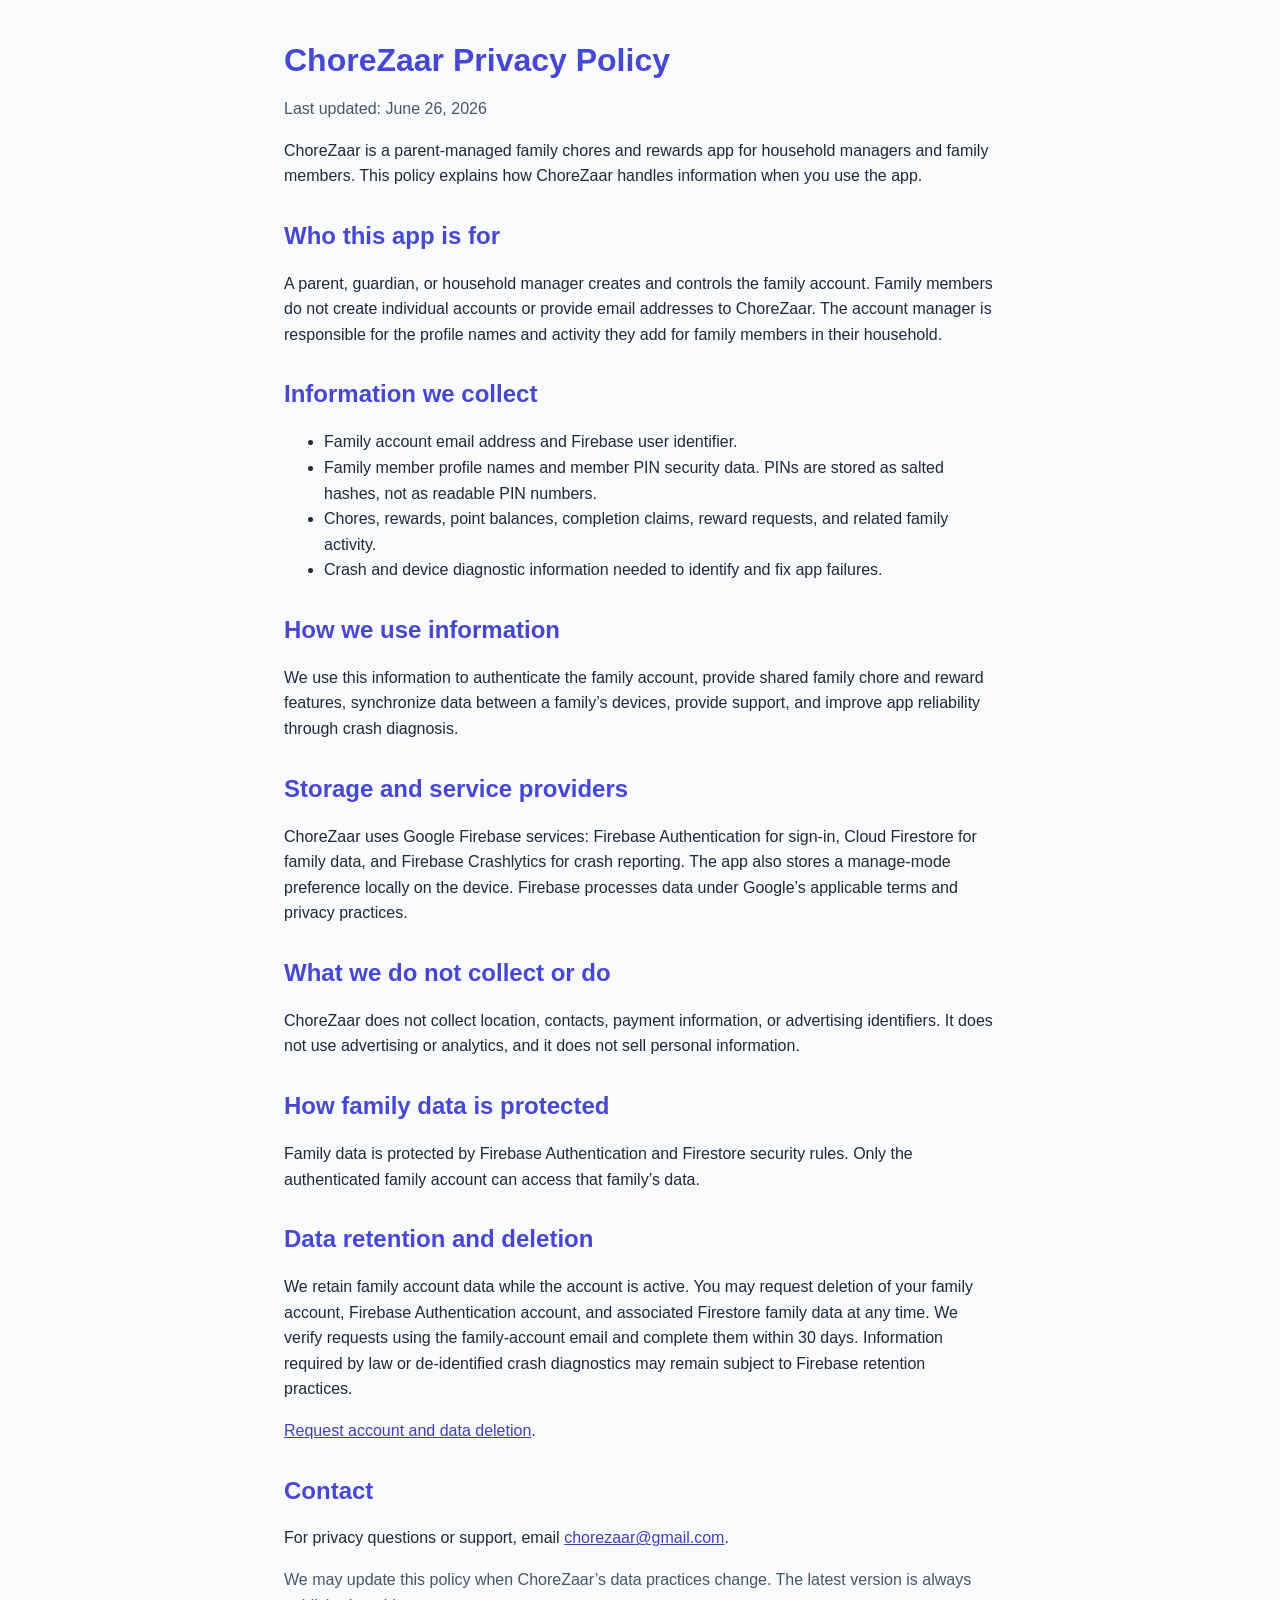
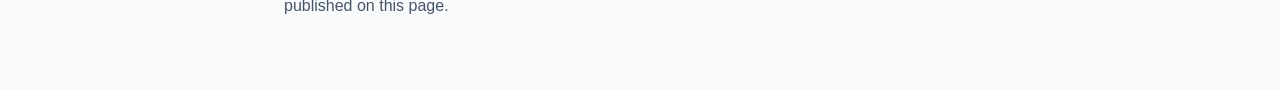
<file: index.html>
<!doctype html>
<html lang="en">
  <head>
    <meta charset="utf-8" />
    <meta name="viewport" content="width=device-width, initial-scale=1" />
    <meta
      name="description"
      content="ChoreZaar privacy policy for the parent-managed family chores app."
    />
    <title>Privacy Policy | ChoreZaar</title>
    <link rel="stylesheet" href="styles.css" />
  </head>
  <body>
    <main>
      <h1>ChoreZaar Privacy Policy</h1>
      <p class="updated">Last updated: June 26, 2026</p>

      <p>
        ChoreZaar is a parent-managed family chores and rewards app for
        household managers and family members. This policy explains how
        ChoreZaar handles information when you use the app.
      </p>

      <h2>Who this app is for</h2>
      <p>
        A parent, guardian, or household manager creates and controls the family
        account. Family members do not create individual accounts or provide
        email addresses to ChoreZaar. The account manager is responsible for the
        profile names and activity they add for family members in their
        household.
      </p>

      <h2>Information we collect</h2>
      <ul>
        <li>Family account email address and Firebase user identifier.</li>
        <li>
          Family member profile names and member PIN security data. PINs are
          stored as salted hashes, not as readable PIN numbers.
        </li>
        <li>
          Chores, rewards, point balances, completion claims, reward requests,
          and related family activity.
        </li>
        <li>
          Crash and device diagnostic information needed to identify and fix app
          failures.
        </li>
      </ul>

      <h2>How we use information</h2>
      <p>
        We use this information to authenticate the family account, provide
        shared family chore and reward features, synchronize data between a
        family’s devices, provide support, and improve app reliability through
        crash diagnosis.
      </p>

      <h2>Storage and service providers</h2>
      <p>
        ChoreZaar uses Google Firebase services: Firebase Authentication for
        sign-in, Cloud Firestore for family data, and Firebase Crashlytics for
        crash reporting. The app also stores a manage-mode preference locally on
        the device. Firebase processes data under Google’s applicable terms and
        privacy practices.
      </p>

      <h2>What we do not collect or do</h2>
      <p>
        ChoreZaar does not collect location, contacts, payment information, or
        advertising identifiers. It does not use advertising or analytics, and it
        does not sell personal information.
      </p>

      <h2>How family data is protected</h2>
      <p>
        Family data is protected by Firebase Authentication and Firestore
        security rules. Only the authenticated family account can access that
        family’s data.
      </p>

      <h2>Data retention and deletion</h2>
      <p>
        We retain family account data while the account is active. You may
        request deletion of your family account, Firebase Authentication account,
        and associated Firestore family data at any time. We verify requests
        using the family-account email and complete them within 30 days.
        Information required by law or de-identified crash diagnostics may
        remain subject to Firebase retention practices.
      </p>
      <p>
        <a href="delete-account.html">Request account and data deletion</a>.
      </p>

      <h2>Contact</h2>
      <p>
        For privacy questions or support, email
        <a href="mailto:chorezaar@gmail.com">chorezaar@gmail.com</a>.
      </p>

      <p class="note">
        We may update this policy when ChoreZaar’s data practices change. The
        latest version is always published on this page.
      </p>
    </main>
  </body>
</html>
</file>
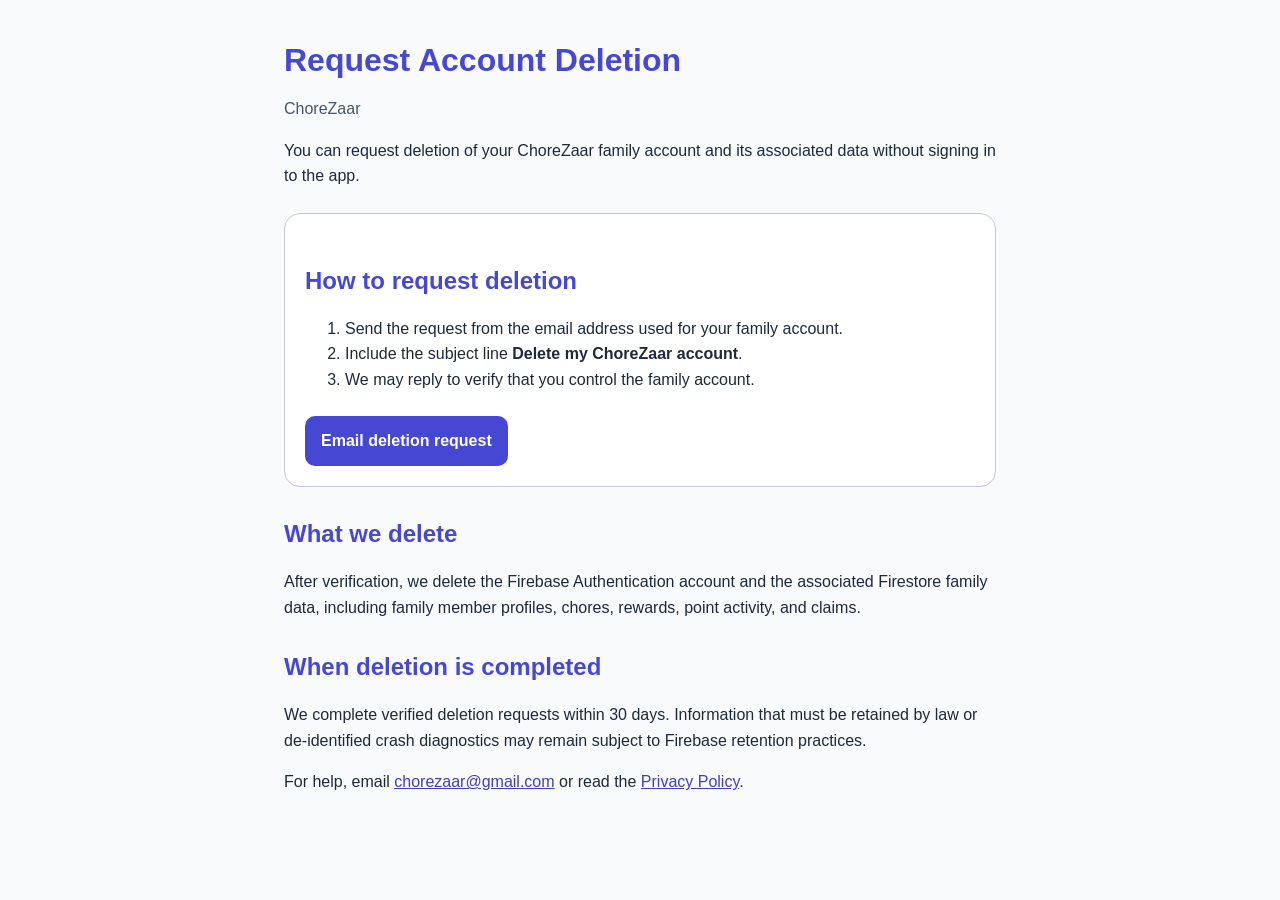
<file: delete-account.html>
<!doctype html>
<html lang="en">
  <head>
    <meta charset="utf-8" />
    <meta name="viewport" content="width=device-width, initial-scale=1" />
    <meta
      name="description"
      content="Request deletion of a ChoreZaar family account and associated data."
    />
    <title>Delete Account | ChoreZaar</title>
    <link rel="stylesheet" href="styles.css" />
  </head>
  <body>
    <main>
      <h1>Request Account Deletion</h1>
      <p class="updated">ChoreZaar</p>

      <p>
        You can request deletion of your ChoreZaar family account and its
        associated data without signing in to the app.
      </p>

      <div class="card">
        <h2>How to request deletion</h2>
        <ol>
          <li>
            Send the request from the email address used for your family
            account.
          </li>
          <li>
            Include the subject line
            <strong>Delete my ChoreZaar account</strong>.
          </li>
          <li>We may reply to verify that you control the family account.</li>
        </ol>
        <a
          class="action"
          href="mailto:chorezaar@gmail.com?subject=Delete%20my%20ChoreZaar%20account"
        >
          Email deletion request
        </a>
      </div>

      <h2>What we delete</h2>
      <p>
        After verification, we delete the Firebase Authentication account and
        the associated Firestore family data, including family member profiles,
        chores, rewards, point activity, and claims.
      </p>

      <h2>When deletion is completed</h2>
      <p>
        We complete verified deletion requests within 30 days. Information that
        must be retained by law or de-identified crash diagnostics may remain
        subject to Firebase retention practices.
      </p>

      <p>
        For help, email
        <a href="mailto:chorezaar@gmail.com">chorezaar@gmail.com</a> or read the
        <a href="index.html">Privacy Policy</a>.
      </p>
    </main>
  </body>
</html>
</file>
<file: styles.css>
:root {
  color-scheme: light dark;
  font-family: Arial, Helvetica, sans-serif;
  line-height: 1.6;
}

body {
  margin: 0;
  background: #f8fafc;
  color: #1e293b;
}

main {
  box-sizing: border-box;
  width: min(760px, 100%);
  margin: 0 auto;
  padding: 40px 24px 56px;
}

h1,
h2 {
  color: #4648d4;
  line-height: 1.25;
}

h1 {
  margin: 0 0 8px;
}

h2 {
  margin-top: 32px;
}

a {
  color: #3f40b9;
}

.updated,
.note {
  color: #475569;
}

.card {
  margin-top: 24px;
  padding: 20px;
  border: 1px solid #c7c4d7;
  border-radius: 16px;
  background: #ffffff;
}

.action {
  display: inline-block;
  margin-top: 8px;
  padding: 12px 16px;
  border-radius: 10px;
  background: #4648d4;
  color: #ffffff;
  font-weight: 700;
  text-decoration: none;
}

@media (prefers-color-scheme: dark) {
  body {
    background: #081425;
    color: #d8e3fb;
  }

  h1,
  h2,
  a {
    color: #c0c1ff;
  }

  .updated,
  .note {
    color: #c7c4d7;
  }

  .card {
    border-color: #464554;
    background: #152031;
  }

  .action {
    background: #c0c1ff;
    color: #1000a9;
  }
}
</file>
